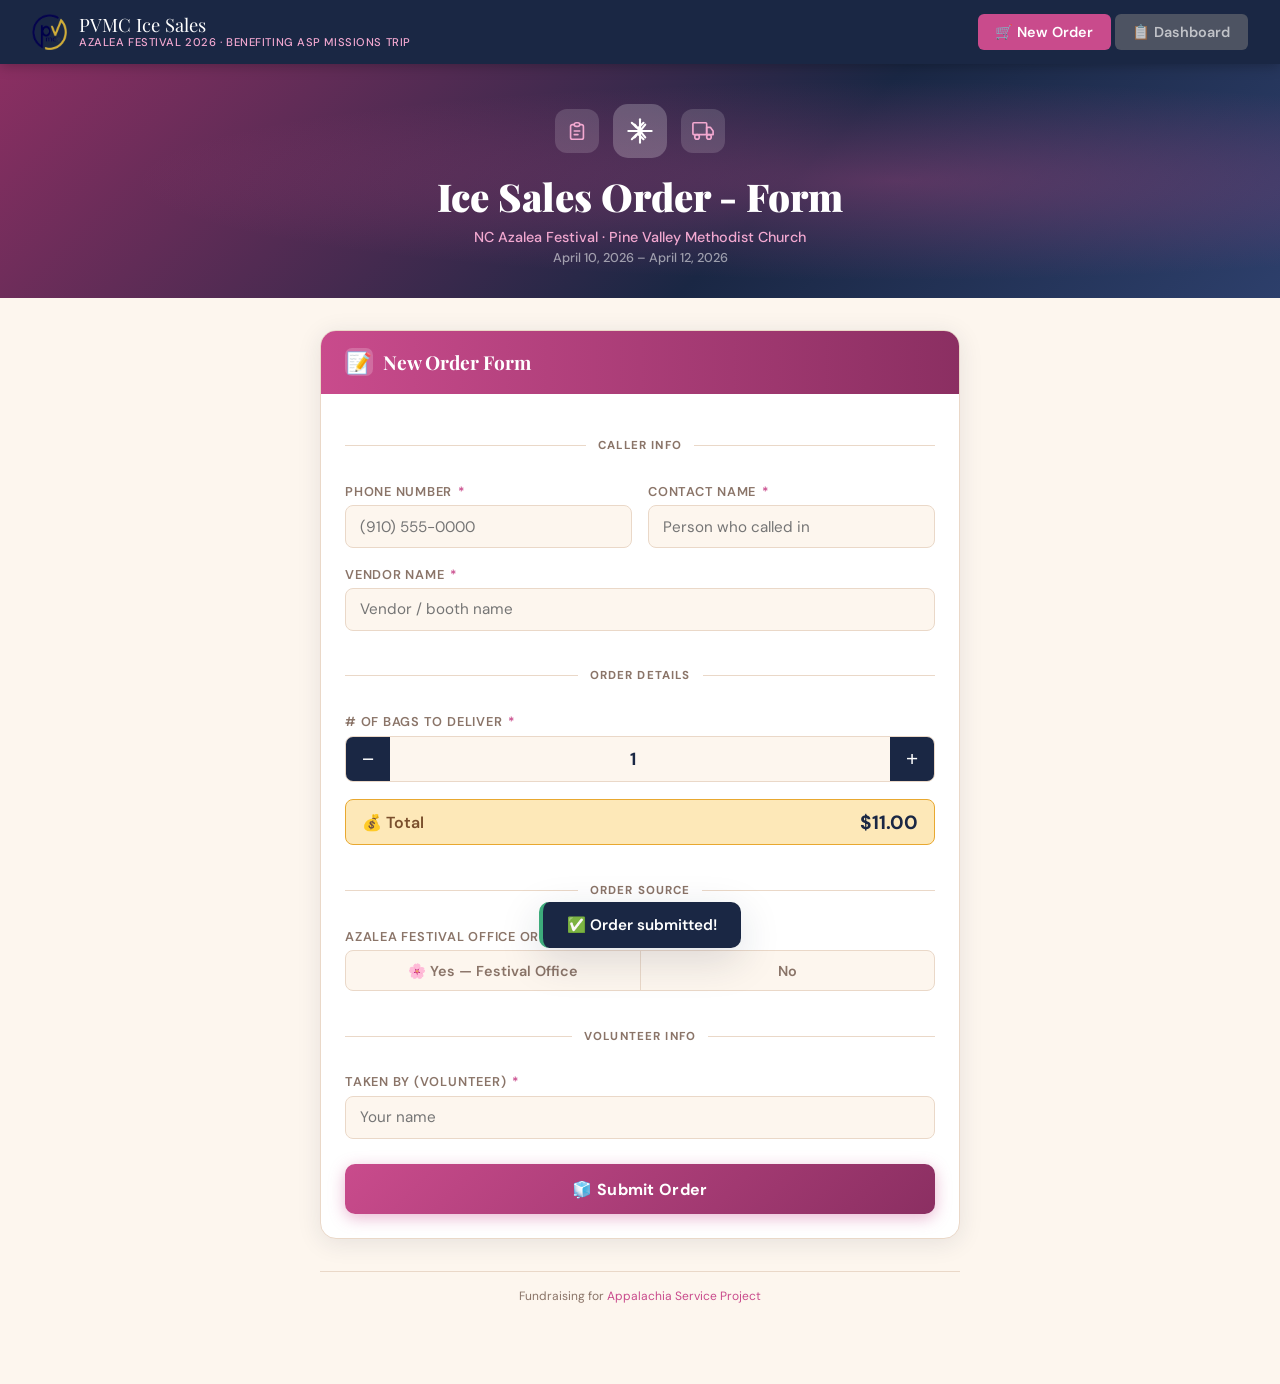
<file: index.html>
<!DOCTYPE html>
<html lang="en">
<head>
<meta charset="UTF-8">
<meta name="viewport" content="width=device-width, initial-scale=1.0">
<title>Ice Sales Order - Form</title>
<link href="https://fonts.googleapis.com/css2?family=Playfair+Display:wght@700;900&family=DM+Sans:wght@400;500;600&display=swap" rel="stylesheet">
<link rel="stylesheet" href="styles.css">
<link rel="scripts" href="scripts.js">
<link rel="icon" type="image/png" href="Images/IMG_2599_2-removebg-preview.png">
</head>
<body>

<!-- ICON SPRITES -->
<svg xmlns="http://www.w3.org/2000/svg" style="display:none">
  <symbol id="ico-ice" viewBox="0 0 24 24" fill="none" stroke="currentColor" stroke-width="1.8" stroke-linecap="round" stroke-linejoin="round">
    <line x1="12" y1="2" x2="12" y2="22"/>
    <path d="M7.5 6.5l4.5 5.5-4.5 5.5"/><path d="M16.5 6.5l-4.5 5.5 4.5 5.5"/>
    <line x1="2" y1="12" x2="22" y2="12"/>
    <path d="M5 5l4 4"/><path d="M15 5l-4 4"/>
    <path d="M5 19l4-4"/><path d="M15 19l-4-4"/>
  </symbol>
  <symbol id="ico-clipboard" viewBox="0 0 24 24" fill="none" stroke="currentColor" stroke-width="1.8" stroke-linecap="round" stroke-linejoin="round">
    <path d="M9 5H7a2 2 0 0 0-2 2v12a2 2 0 0 0 2 2h10a2 2 0 0 0 2-2V7a2 2 0 0 0-2-2h-2"/>
    <rect x="9" y="3" width="6" height="4" rx="2"/>
    <line x1="9" y1="12" x2="15" y2="12"/>
    <line x1="9" y1="16" x2="13" y2="16"/>
  </symbol>
  <symbol id="ico-truck" viewBox="0 0 24 24" fill="none" stroke="currentColor" stroke-width="1.8" stroke-linecap="round" stroke-linejoin="round">
    <rect x="1" y="3" width="15" height="13" rx="1"/>
    <path d="M16 8h4l3 4v4h-7V8z"/>
    <circle cx="5.5" cy="18.5" r="2.5"/>
    <circle cx="18.5" cy="18.5" r="2.5"/>
  </symbol>
  <symbol id="ico-card" viewBox="0 0 24 24" fill="none" stroke="currentColor" stroke-width="1.8" stroke-linecap="round" stroke-linejoin="round">
    <rect x="2" y="5" width="20" height="14" rx="2"/>
    <line x1="2" y1="10" x2="22" y2="10"/>
    <line x1="6" y1="15" x2="10" y2="15"/>
  </symbol>
  <symbol id="ico-grid" viewBox="0 0 24 24" fill="none" stroke="currentColor" stroke-width="1.8" stroke-linecap="round" stroke-linejoin="round">
    <rect x="3" y="3" width="7" height="7" rx="1"/>
    <rect x="14" y="3" width="7" height="7" rx="1"/>
    <rect x="3" y="14" width="7" height="7" rx="1"/>
    <rect x="14" y="14" width="7" height="7" rx="1"/>
  </symbol>
  <symbol id="ico-help" viewBox="0 0 24 24" fill="none" stroke="currentColor" stroke-width="1.8" stroke-linecap="round" stroke-linejoin="round">
    <circle cx="12" cy="12" r="10"/>
    <path d="M9.09 9a3 3 0 0 1 5.83 1c0 2-3 3-3 3"/>
    <line x1="12" y1="17" x2="12.01" y2="17"/>
  </symbol>
  <symbol id="ico-book" viewBox="0 0 24 24" fill="none" stroke="currentColor" stroke-width="1.8" stroke-linecap="round" stroke-linejoin="round">
    <path d="M4 19.5A2.5 2.5 0 0 1 6.5 17H20"/>
    <path d="M6.5 2H20v20H6.5A2.5 2.5 0 0 1 4 19.5v-15A2.5 2.5 0 0 1 6.5 2z"/>
    <line x1="9" y1="7" x2="15" y2="7"/>
    <line x1="9" y1="11" x2="15" y2="11"/>
  </symbol>
  <symbol id="ico-bolt" viewBox="0 0 24 24" fill="none" stroke="currentColor" stroke-width="1.8" stroke-linecap="round" stroke-linejoin="round">
    <polygon points="13 2 3 14 12 14 11 22 21 10 12 10 13 2"/>
  </symbol>
  <symbol id="ico-warn" viewBox="0 0 24 24" fill="none" stroke="currentColor" stroke-width="1.8" stroke-linecap="round" stroke-linejoin="round">
    <path d="M10.29 3.86L1.82 18a2 2 0 0 0 1.71 3h16.94a2 2 0 0 0 1.71-3L13.71 3.86a2 2 0 0 0-3.42 0z"/>
    <line x1="12" y1="9" x2="12" y2="13"/>
    <line x1="12" y1="17" x2="12.01" y2="17"/>
  </symbol>
  <symbol id="ico-info" viewBox="0 0 24 24" fill="none" stroke="currentColor" stroke-width="1.8" stroke-linecap="round" stroke-linejoin="round">
    <circle cx="12" cy="12" r="10"/>
    <line x1="12" y1="8" x2="12" y2="12"/>
    <line x1="12" y1="16" x2="12.01" y2="16"/>
  </symbol>
  <symbol id="ico-check" viewBox="0 0 24 24" fill="none" stroke="currentColor" stroke-width="2.2" stroke-linecap="round" stroke-linejoin="round">
    <path d="M22 11.08V12a10 10 0 1 1-5.93-9.14"/>
    <polyline points="22 4 12 14.01 9 11.01"/>
  </symbol>
  <symbol id="ico-yes" viewBox="0 0 24 24" fill="none" stroke="currentColor" stroke-width="2.5" stroke-linecap="round" stroke-linejoin="round">
    <polyline points="20 6 9 17 4 12"/>
  </symbol>
  <symbol id="ico-no" viewBox="0 0 24 24" fill="none" stroke="currentColor" stroke-width="2.5" stroke-linecap="round" stroke-linejoin="round">
    <line x1="18" y1="6" x2="6" y2="18"/><line x1="6" y1="6" x2="18" y2="18"/>
  </symbol>
  <symbol id="ico-plus-doc" viewBox="0 0 24 24" fill="none" stroke="currentColor" stroke-width="1.8" stroke-linecap="round" stroke-linejoin="round">
    <path d="M14 2H6a2 2 0 0 0-2 2v16a2 2 0 0 0 2 2h12a2 2 0 0 0 2-2V8z"/>
    <polyline points="14 2 14 8 20 8"/>
    <line x1="12" y1="18" x2="12" y2="12"/>
    <line x1="9" y1="15" x2="15" y2="15"/>
  </symbol>
</svg>

<!-- NAV -->
<nav>
    <div class="nav-brand">
      <img class="nav-icon" src="Images/IMG_2599_2-removebg-preview.png" alt="PVMC logo" />
      <div>
        <div class="nav-title">PVMC Ice Sales</div>
        <div class="nav-sub">Azalea Festival 2026 · Benefiting ASP Missions Trip</div>
      </div>
    </div>
    <div class="nav-tabs">
      <button class="tab-btn active" onclick="window.location='index.html'">🛒 New Order</button>
      <button class="tab-btn" onclick="window.location='dashboard.html'">📋 Dashboard</button>
      <!-- <button class="tab-btn" onclick="window.location='sop.html'">SOP (Standard Operating Procedure)</button> -->
    </div>
  </nav>

<!-- HERO -->
<div class="hero">
  <div class="hero-icons">
    <div class="hero-icon-bubble">
      <svg width="22" height="22"><use href="#ico-clipboard"/></svg>
    </div>
    <div class="hero-icon-bubble lg">
      <svg width="28" height="28"><use href="#ico-ice"/></svg>
    </div>
    <div class="hero-icon-bubble">
      <svg width="22" height="22"><use href="#ico-truck"/></svg>
    </div>
  </div>
  <h1>Ice Sales Order - Form</h1>
  <p>NC Azalea Festival · Pine Valley Methodist Church</p>
  <p class="dates">April 10, 2026 – April 12, 2026</p>
</div>

<main>
  <div class="card">
    <div class="card-header">
      <span class="header-icon">📝</span>
      <h2>New Order Form</h2>
    </div>
    <div class="card-body">
      <div class="form-grid">

        <div class="section-divider"><span>Caller Info</span></div>

        <div class="form-row">
          <div class="field">
            <label>Phone Number <span class="required">*</span></label>
            <input type="tel" id="phone" placeholder="(910) 555-0000" />
          </div>
          <div class="field">
            <label>Contact Name <span class="required">*</span></label>
            <input type="text" id="contact-name" placeholder="Person who called in" />
          </div>
        </div>

        <div class="field">
          <label>Vendor Name <span class="required">*</span></label>
          <input type="text" id="vendor-name" placeholder="Vendor / booth name" />
        </div>

        <div class="section-divider"><span>Order Details</span></div>

        <div class="field">
          <label># of Bags to Deliver <span class="required">*</span></label>
          <div class="bags-widget">
            <button type="button" onclick="adjustBags(-1)">−</button>
            <input type="number" id="bags" value="1" min="1" max="999" oninput="updatePrice()" />
            <button type="button" onclick="adjustBags(1)">+</button>
          </div>
        </div>

        <input type="number" id="price-per-bag" value="11" style="display:none" />

        <div class="price-display" id="price-display">
          <span>💰 Total</span>
          <span id="price-total">$11.00</span>
        </div>

        <div class="section-divider"><span>Order Source</span></div>

        <div class="field">
          <label>Azalea Festival Office Order? <span class="required">*</span></label>
          <div class="toggle-group" id="festival-toggle">
            <button type="button" class="toggle-opt" data-val="yes" onclick="selectToggle('festival-toggle','yes'); onFestivalToggle()">
              🌸 Yes — Festival Office
            </button>
            <button type="button" class="toggle-opt" data-val="no" onclick="selectToggle('festival-toggle','no'); onFestivalToggle()">
              No
            </button>
          </div>
          <div id="festival-note" class="field-hint" style="display:none">
            ⚠️ Festival Office orders show the order amount but are <strong>excluded from revenue totals</strong>. They still count toward orders, bags &amp; deliveries.
          </div>
        </div>

        <div class="field" id="payment-field" style="display:none">
          <label>Payment Method <span class="required">*</span></label>
          <div class="toggle-group" id="payment-toggle">
            <button type="button" class="toggle-opt" data-val="pay-now" onclick="selectToggle('payment-toggle','pay-now')">
              💵 Pay Now
            </button>
            <button type="button" class="toggle-opt" data-val="credit" onclick="selectToggle('payment-toggle','credit')">
              📋 Credit
            </button>
          </div>
        </div>

        <div class="section-divider"><span>Volunteer Info</span></div>

        <div class="field">
          <label>Taken By (Volunteer) <span class="required">*</span></label>
          <input type="text" id="taken-by" placeholder="Your name" />
        </div>

        <button class="btn-submit" id="submit-btn" onclick="submitOrder()">
          🧊 Submit Order
        </button>

      </div>
    </div>
  </div>

  <div class="footer-credit">
    Fundraising for <a href="https://asphome.org" target="_blank">Appalachia Service Project</a>
  </div>
</main>

<div id="toast">✅ Order submitted!</div>
<script src="scripts.js"></script>
</body>
</html>
</file>
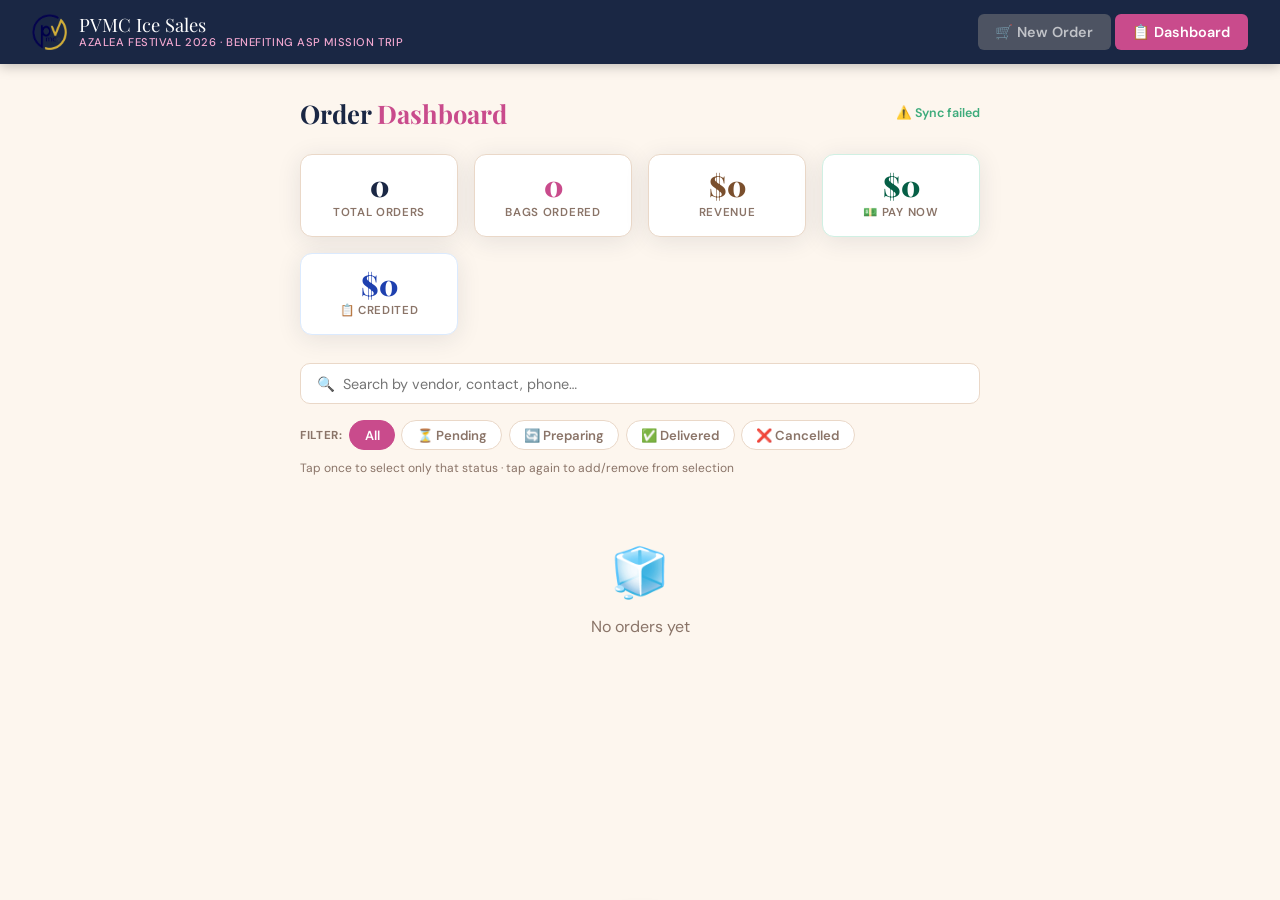
<file: dashboard.html>
<!DOCTYPE html>
<html lang="en">
<head>
<meta charset="UTF-8">
<meta name="viewport" content="width=device-width, initial-scale=1.0">
<title>Ice Sales Order - Dashboard</title>
<link href="https://fonts.googleapis.com/css2?family=Playfair+Display:wght@700;900&family=DM+Sans:wght@400;500;600&display=swap" rel="stylesheet">
<link rel="stylesheet" href="styles.css">
<link rel="icon" type="image/png" href="Images/IMG_2599_2-removebg-preview.png">
</head>
<body>

    <nav>
        <div class="nav-brand">
          <img class="nav-icon" src="Images/IMG_2599_2-removebg-preview.png" alt="PVMC logo" />
          <div>
            <div class="nav-title">PVMC Ice Sales</div>
            <div class="nav-sub">Azalea Festival 2026 · Benefiting ASP Mission Trip</div>
          </div>
        </div>
        <div class="nav-tabs">
          <button class="tab-btn" onclick="window.location='index.html'">🛒 New Order</button>
          <button class="tab-btn active" onclick="window.location='dashboard.html'">📋 Dashboard</button>
          <!-- <button class="tab-btn" onclick="window.location='sop.html'">SOP (Standard Operating Procedure)</button> -->
        </div>
      </nav>

<main style="max-width:720px">
  <div class="dash-header">
    <div class="dash-title">Order <span>Dashboard</span></div>
    <span id="sync-indicator" style="font-size:.78rem;font-weight:600;color:var(--mint);opacity:0;transition:opacity .4s"></span>
  </div>

  <div class="stats-grid">
    <div class="stat-card">
      <div class="stat-value" id="stat-total">0</div>
      <div class="stat-label">Total Orders</div>
    </div>
    <div class="stat-card accent-pink">
      <div class="stat-value" id="stat-bags">0</div>
      <div class="stat-label">Bags Ordered</div>
    </div>
    <div class="stat-card accent-gold">
      <div class="stat-value" id="stat-revenue">$0</div>
      <div class="stat-label">Revenue</div>
    </div>
    <div class="stat-card" style="border-color:#D0F0E3">
      <div class="stat-value" id="stat-paynow" style="color:#065F46">$0</div>
      <div class="stat-label">💵 Pay Now</div>
    </div>
    <div class="stat-card" style="border-color:#DBEAFE">
      <div class="stat-value" id="stat-credit" style="color:#1E40AF">$0</div>
      <div class="stat-label">📋 Credited</div>
    </div>
  </div>

  <div style="margin-bottom:1rem;position:relative">
    <input type="text" id="search-input" placeholder="🔍  Search by vendor, contact, phone…"
      oninput="renderOrderList()"
      style="width:100%;padding:.65rem 1rem .65rem 1rem;border:1.5px solid var(--border);border-radius:10px;font-size:.9rem;background:#fff;font-family:'DM Sans',sans-serif;color:var(--text);outline:none;transition:border-color .2s,box-shadow .2s"
      onfocus="this.style.borderColor='var(--azalea)';this.style.boxShadow='0 0 0 3px rgba(201,75,140,.12)'"
      onblur="this.style.borderColor='var(--border)';this.style.boxShadow='none'"
    />
  </div>

  <div style="margin-bottom:.6rem;display:flex;align-items:center;gap:.4rem;flex-wrap:wrap">
    <span style="font-size:.72rem;font-weight:700;color:var(--muted);text-transform:uppercase;letter-spacing:.06em">Filter:</span>
    <button class="filter-btn active" data-filter="all"       onclick="toggleFilter('all',this)">All</button>
    <button class="filter-btn"        data-filter="pending"   onclick="toggleFilter('pending',this)">⏳ Pending</button>
    <button class="filter-btn"        data-filter="preparing" onclick="toggleFilter('preparing',this)">🔄 Preparing</button>
    <button class="filter-btn"        data-filter="delivered" onclick="toggleFilter('delivered',this)">✅ Delivered</button>
    <button class="filter-btn"        data-filter="cancelled" onclick="toggleFilter('cancelled',this)">❌ Cancelled</button>
  </div>
  <div style="margin-bottom:1.1rem;font-size:.75rem;color:var(--muted)">Tap once to select only that status · tap again to add/remove from selection</div>

  <div id="orders-list"></div>
</main>

<!-- EDIT MODAL -->
<div class="modal-overlay" id="edit-modal" onclick="handleModalOverlayClick(event)">
  <div class="modal">
    <div class="modal-handle"></div>
    <div class="modal-title">✏️ Edit Order <span id="modal-order-num" style="color:var(--azalea)"></span></div>

    <div class="form-grid">
      <div class="form-row">
        <div class="field">
          <label>Phone Number</label>
          <input type="tel" id="edit-phone" placeholder="(910) 555-0000" />
        </div>
        <div class="field">
          <label>Contact Name</label>
          <input type="text" id="edit-contact-name" placeholder="Person who called in" />
        </div>
      </div>

      <div class="field">
        <label>Vendor Name</label>
        <input type="text" id="edit-vendor-name" placeholder="Vendor / booth name" />
      </div>

      <div class="form-row">
        <div class="field">
          <label># of Bags</label>
          <div class="bags-widget">
            <button type="button" onclick="adjustEditBags(-1)">−</button>
            <input type="number" id="edit-bags" value="1" min="1" max="999" oninput="updateEditPrice()" />
            <button type="button" onclick="adjustEditBags(1)">+</button>
          </div>
        </div>
        <input type="number" id="edit-price-per-bag" value="10" style="display:none" oninput="updateEditPrice()" />
      </div>

      <div class="price-display">
        <span>💰 Total</span>
        <span id="edit-price-total">$0.00</span>
      </div>

      <div class="field">
        <label>Azalea Festival Office Order?</label>
        <div class="toggle-group" id="edit-festival-toggle">
          <button type="button" class="toggle-opt" data-val="yes" onclick="selectToggle('edit-festival-toggle','yes'); updateEditPrice(); document.getElementById('edit-payment-field').style.display='none'">
            🌸 Yes — Festival Office
          </button>
          <button type="button" class="toggle-opt" data-val="no" onclick="selectToggle('edit-festival-toggle','no'); updateEditPrice(); document.getElementById('edit-payment-field').style.display='block'">
            No
          </button>
        </div>
      </div>

      <div class="field" id="edit-payment-field" style="display:none">
        <label>Payment Method</label>
        <div class="toggle-group" id="edit-payment-toggle">
          <button type="button" class="toggle-opt" data-val="pay-now" onclick="selectToggle('edit-payment-toggle','pay-now')">
            💵 Pay Now
          </button>
          <button type="button" class="toggle-opt" data-val="credit" onclick="selectToggle('edit-payment-toggle','credit')">
            📋 Credit
          </button>
        </div>
      </div>

      <div class="field">
        <label>Taken By (Volunteer)</label>
        <input type="text" id="edit-taken-by" placeholder="Volunteer name" />
      </div>
    </div>

    <div class="modal-actions">
      <button class="btn-delete" onclick="deleteOrder()">🗑 Delete</button>
      <button class="btn-cancel" onclick="closeModal()">Cancel</button>
      <button class="btn-save" onclick="saveEdit()">💾 Save Changes</button>
    </div>
  </div>
</div>

<div id="toast"></div>
<script src="scripts.js"></script>

<script src="scripts.js"></script>
<script>
  document.addEventListener('DOMContentLoaded', () => {
    renderDash();
    loadFromSheet();
  });
</script>
</body>
</html>
</file>
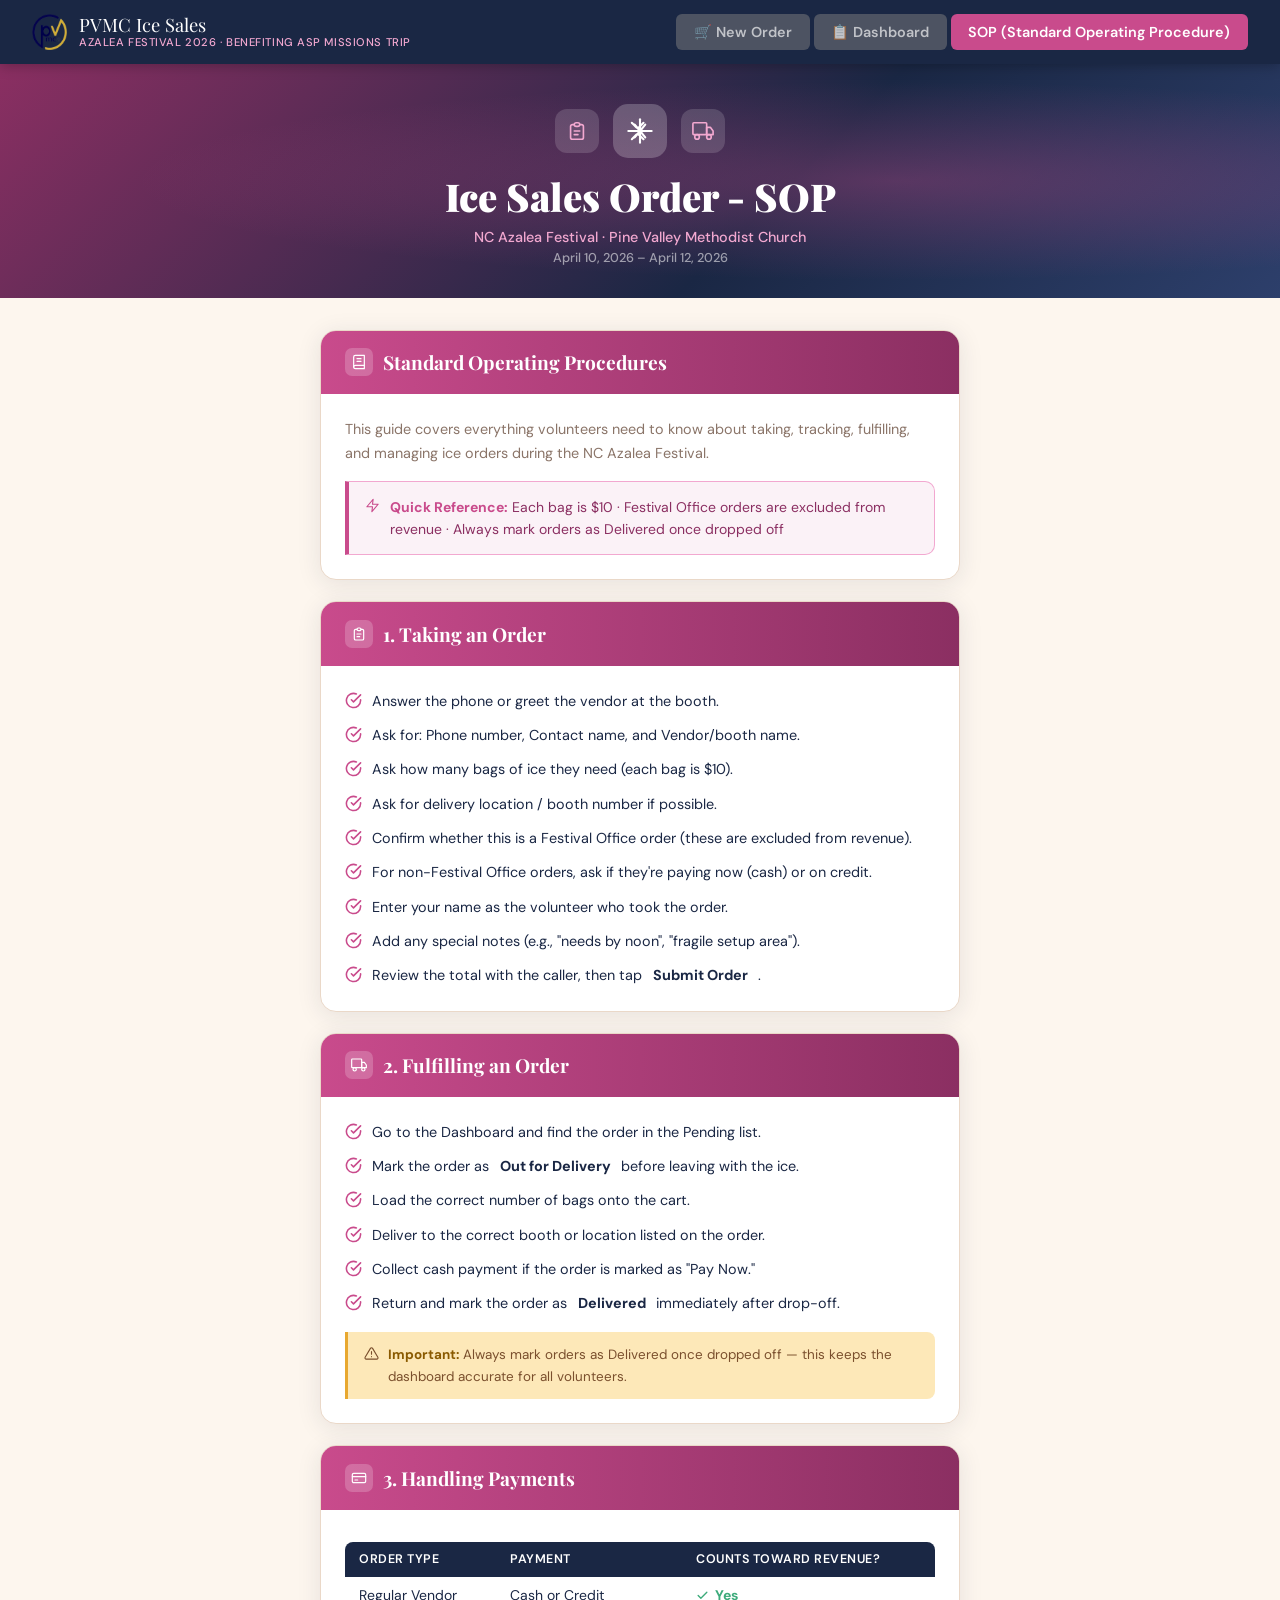
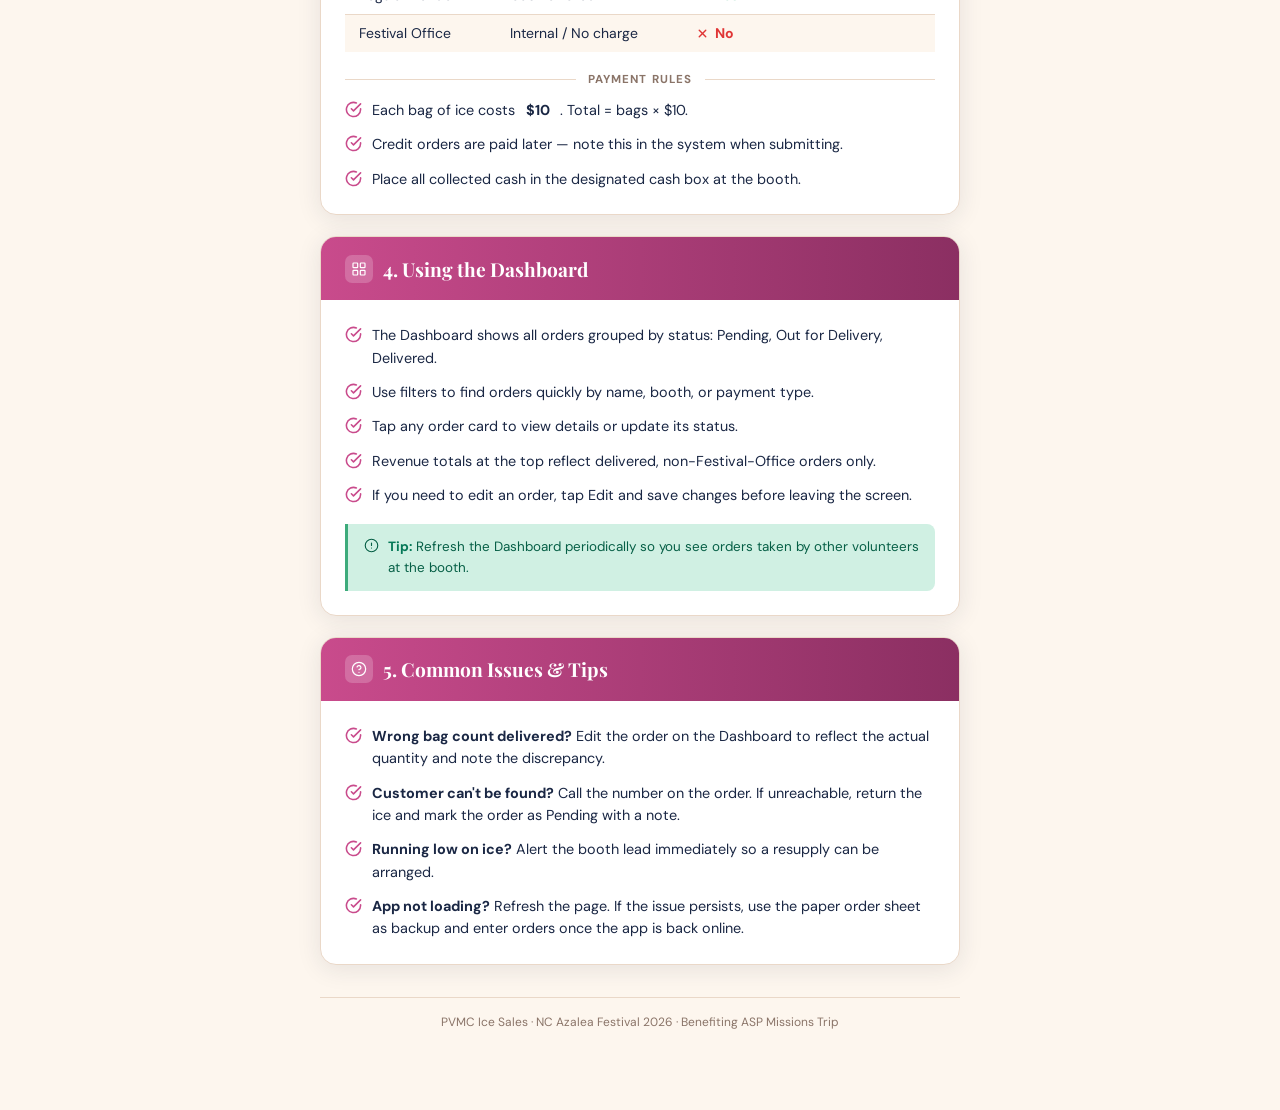
<file: sop.html>
<!DOCTYPE html>
<html lang="en">
<head>
<meta charset="UTF-8"/>
<meta name="viewport" content="width=device-width, initial-scale=1.0"/>
<title>Ice Sales Order - SOP</title>
<link href="https://fonts.googleapis.com/css2?family=Playfair+Display:wght@700;900&family=DM+Sans:wght@400;500;600;700&display=swap" rel="stylesheet"/>
<link rel="stylesheet" href="styles.css">
</head>
<body>

<!-- ICON SPRITES -->
<svg xmlns="http://www.w3.org/2000/svg" style="display:none">
  <symbol id="ico-ice" viewBox="0 0 24 24" fill="none" stroke="currentColor" stroke-width="1.8" stroke-linecap="round" stroke-linejoin="round">
    <line x1="12" y1="2" x2="12" y2="22"/>
    <path d="M7.5 6.5l4.5 5.5-4.5 5.5"/><path d="M16.5 6.5l-4.5 5.5 4.5 5.5"/>
    <line x1="2" y1="12" x2="22" y2="12"/>
    <path d="M5 5l4 4"/><path d="M15 5l-4 4"/>
    <path d="M5 19l4-4"/><path d="M15 19l-4-4"/>
  </symbol>
  <symbol id="ico-clipboard" viewBox="0 0 24 24" fill="none" stroke="currentColor" stroke-width="1.8" stroke-linecap="round" stroke-linejoin="round">
    <path d="M9 5H7a2 2 0 0 0-2 2v12a2 2 0 0 0 2 2h10a2 2 0 0 0 2-2V7a2 2 0 0 0-2-2h-2"/>
    <rect x="9" y="3" width="6" height="4" rx="2"/>
    <line x1="9" y1="12" x2="15" y2="12"/>
    <line x1="9" y1="16" x2="13" y2="16"/>
  </symbol>
  <symbol id="ico-truck" viewBox="0 0 24 24" fill="none" stroke="currentColor" stroke-width="1.8" stroke-linecap="round" stroke-linejoin="round">
    <rect x="1" y="3" width="15" height="13" rx="1"/>
    <path d="M16 8h4l3 4v4h-7V8z"/>
    <circle cx="5.5" cy="18.5" r="2.5"/>
    <circle cx="18.5" cy="18.5" r="2.5"/>
  </symbol>
  <symbol id="ico-card" viewBox="0 0 24 24" fill="none" stroke="currentColor" stroke-width="1.8" stroke-linecap="round" stroke-linejoin="round">
    <rect x="2" y="5" width="20" height="14" rx="2"/>
    <line x1="2" y1="10" x2="22" y2="10"/>
    <line x1="6" y1="15" x2="10" y2="15"/>
  </symbol>
  <symbol id="ico-grid" viewBox="0 0 24 24" fill="none" stroke="currentColor" stroke-width="1.8" stroke-linecap="round" stroke-linejoin="round">
    <rect x="3" y="3" width="7" height="7" rx="1"/>
    <rect x="14" y="3" width="7" height="7" rx="1"/>
    <rect x="3" y="14" width="7" height="7" rx="1"/>
    <rect x="14" y="14" width="7" height="7" rx="1"/>
  </symbol>
  <symbol id="ico-help" viewBox="0 0 24 24" fill="none" stroke="currentColor" stroke-width="1.8" stroke-linecap="round" stroke-linejoin="round">
    <circle cx="12" cy="12" r="10"/>
    <path d="M9.09 9a3 3 0 0 1 5.83 1c0 2-3 3-3 3"/>
    <line x1="12" y1="17" x2="12.01" y2="17"/>
  </symbol>
  <symbol id="ico-book" viewBox="0 0 24 24" fill="none" stroke="currentColor" stroke-width="1.8" stroke-linecap="round" stroke-linejoin="round">
    <path d="M4 19.5A2.5 2.5 0 0 1 6.5 17H20"/>
    <path d="M6.5 2H20v20H6.5A2.5 2.5 0 0 1 4 19.5v-15A2.5 2.5 0 0 1 6.5 2z"/>
    <line x1="9" y1="7" x2="15" y2="7"/>
    <line x1="9" y1="11" x2="15" y2="11"/>
  </symbol>
  <symbol id="ico-bolt" viewBox="0 0 24 24" fill="none" stroke="currentColor" stroke-width="1.8" stroke-linecap="round" stroke-linejoin="round">
    <polygon points="13 2 3 14 12 14 11 22 21 10 12 10 13 2"/>
  </symbol>
  <symbol id="ico-warn" viewBox="0 0 24 24" fill="none" stroke="currentColor" stroke-width="1.8" stroke-linecap="round" stroke-linejoin="round">
    <path d="M10.29 3.86L1.82 18a2 2 0 0 0 1.71 3h16.94a2 2 0 0 0 1.71-3L13.71 3.86a2 2 0 0 0-3.42 0z"/>
    <line x1="12" y1="9" x2="12" y2="13"/>
    <line x1="12" y1="17" x2="12.01" y2="17"/>
  </symbol>
  <symbol id="ico-info" viewBox="0 0 24 24" fill="none" stroke="currentColor" stroke-width="1.8" stroke-linecap="round" stroke-linejoin="round">
    <circle cx="12" cy="12" r="10"/>
    <line x1="12" y1="8" x2="12" y2="12"/>
    <line x1="12" y1="16" x2="12.01" y2="16"/>
  </symbol>
  <symbol id="ico-check" viewBox="0 0 24 24" fill="none" stroke="currentColor" stroke-width="2.2" stroke-linecap="round" stroke-linejoin="round">
    <path d="M22 11.08V12a10 10 0 1 1-5.93-9.14"/>
    <polyline points="22 4 12 14.01 9 11.01"/>
  </symbol>
  <symbol id="ico-yes" viewBox="0 0 24 24" fill="none" stroke="currentColor" stroke-width="2.5" stroke-linecap="round" stroke-linejoin="round">
    <polyline points="20 6 9 17 4 12"/>
  </symbol>
  <symbol id="ico-no" viewBox="0 0 24 24" fill="none" stroke="currentColor" stroke-width="2.5" stroke-linecap="round" stroke-linejoin="round">
    <line x1="18" y1="6" x2="6" y2="18"/><line x1="6" y1="6" x2="18" y2="18"/>
  </symbol>
  <symbol id="ico-plus-doc" viewBox="0 0 24 24" fill="none" stroke="currentColor" stroke-width="1.8" stroke-linecap="round" stroke-linejoin="round">
    <path d="M14 2H6a2 2 0 0 0-2 2v16a2 2 0 0 0 2 2h12a2 2 0 0 0 2-2V8z"/>
    <polyline points="14 2 14 8 20 8"/>
    <line x1="12" y1="18" x2="12" y2="12"/>
    <line x1="9" y1="15" x2="15" y2="15"/>
  </symbol>
</svg>

<!-- NAV -->
<nav>
    <div class="nav-brand">
      <img class="nav-icon" src="Images/IMG_2599_2-removebg-preview.png" alt="PVMC logo" />
      <div>
        <div class="nav-title">PVMC Ice Sales</div>
        <div class="nav-sub">Azalea Festival 2026 · Benefiting ASP Missions Trip</div>
      </div>
    </div>
    <div class="nav-tabs">
      <button class="tab-btn" onclick="window.location='index.html'">🛒 New Order</button>
      <button class="tab-btn" onclick="window.location='dashboard.html'">📋 Dashboard</button>
      <button class="tab-btn active" onclick="window.location='sop.html'">SOP (Standard Operating Procedure)</button>
    </div>
  </nav>

<!-- HERO -->
<div class="hero">
  <div class="hero-icons">
    <div class="hero-icon-bubble">
      <svg width="22" height="22"><use href="#ico-clipboard"/></svg>
    </div>
    <div class="hero-icon-bubble lg">
      <svg width="28" height="28"><use href="#ico-ice"/></svg>
    </div>
    <div class="hero-icon-bubble">
      <svg width="22" height="22"><use href="#ico-truck"/></svg>
    </div>
  </div>
  <h1>Ice Sales Order - SOP</h1>
  <p>NC Azalea Festival · Pine Valley Methodist Church</p>
  <p class="dates">April 10, 2026 – April 12, 2026</p>
</div>

<!-- CONTENT -->
<main>

  <!-- Intro -->
  <div class="card">
    <div class="card-header">
      <div class="header-icon"><svg width="16" height="16"><use href="#ico-book"/></svg></div>
      <h2>Standard Operating Procedures</h2>
    </div>
    <div class="card-body">
      <p style="font-size:.9rem;color:var(--muted);line-height:1.65;margin-bottom:1rem;">
        This guide covers everything volunteers need to know about taking, tracking, fulfilling, and managing ice orders during the NC Azalea Festival.
      </p>
      <div class="quick-ref">
        <svg class="callout-icon" width="15" height="15" style="color:var(--azalea)"><use href="#ico-bolt"/></svg>
        <span><strong>Quick Reference:</strong> Each bag is $10 · Festival Office orders are excluded from revenue · Always mark orders as Delivered once dropped off</span>
      </div>
    </div>
  </div>

  <br>

  <!-- Step 1 -->
  <div class="card">
    <div class="card-header">
      <div class="header-icon"><svg width="16" height="16"><use href="#ico-clipboard"/></svg></div>
      <h2>1. Taking an Order</h2>
    </div>
    <div class="card-body">
      <ul class="checklist">
        <li><svg class="check-icon" width="17" height="17"><use href="#ico-check"/></svg>Answer the phone or greet the vendor at the booth.</li>
        <li><svg class="check-icon" width="17" height="17"><use href="#ico-check"/></svg>Ask for: Phone number, Contact name, and Vendor/booth name.</li>
        <li><svg class="check-icon" width="17" height="17"><use href="#ico-check"/></svg>Ask how many bags of ice they need (each bag is $10).</li>
        <li><svg class="check-icon" width="17" height="17"><use href="#ico-check"/></svg>Ask for delivery location / booth number if possible.</li>
        <li><svg class="check-icon" width="17" height="17"><use href="#ico-check"/></svg>Confirm whether this is a Festival Office order (these are excluded from revenue).</li>
        <li><svg class="check-icon" width="17" height="17"><use href="#ico-check"/></svg>For non-Festival Office orders, ask if they're paying now (cash) or on credit.</li>
        <li><svg class="check-icon" width="17" height="17"><use href="#ico-check"/></svg>Enter your name as the volunteer who took the order.</li>
        <li><svg class="check-icon" width="17" height="17"><use href="#ico-check"/></svg>Add any special notes (e.g., "needs by noon", "fragile setup area").</li>
        <li><svg class="check-icon" width="17" height="17"><use href="#ico-check"/></svg>Review the total with the caller, then tap <strong>Submit Order</strong>.</li>
      </ul>
    </div>
  </div>

<br>

  <!-- Step 2 -->
  <div class="card">
    <div class="card-header">
      <div class="header-icon"><svg width="16" height="16"><use href="#ico-truck"/></svg></div>
      <h2>2. Fulfilling an Order</h2>
    </div>
    <div class="card-body">
      <ul class="checklist">
        <li><svg class="check-icon" width="17" height="17"><use href="#ico-check"/></svg>Go to the Dashboard and find the order in the Pending list.</li>
        <li><svg class="check-icon" width="17" height="17"><use href="#ico-check"/></svg>Mark the order as <strong>Out for Delivery</strong> before leaving with the ice.</li>
        <li><svg class="check-icon" width="17" height="17"><use href="#ico-check"/></svg>Load the correct number of bags onto the cart.</li>
        <li><svg class="check-icon" width="17" height="17"><use href="#ico-check"/></svg>Deliver to the correct booth or location listed on the order.</li>
        <li><svg class="check-icon" width="17" height="17"><use href="#ico-check"/></svg>Collect cash payment if the order is marked as "Pay Now."</li>
        <li><svg class="check-icon" width="17" height="17"><use href="#ico-check"/></svg>Return and mark the order as <strong>Delivered</strong> immediately after drop-off.</li>
      </ul>
      <div class="callout warn">
        <svg class="callout-icon" width="15" height="15"><use href="#ico-warn"/></svg>
        <span><strong>Important:</strong> Always mark orders as Delivered once dropped off — this keeps the dashboard accurate for all volunteers.</span>
      </div>
    </div>
  </div>

<br>
  
<!-- Step 3 -->
  <div class="card">
    <div class="card-header">
      <div class="header-icon"><svg width="16" height="16"><use href="#ico-card"/></svg></div>
      <h2>3. Handling Payments</h2>
    </div>
    <div class="card-body">
      <table>
        <thead>
          <tr>
            <th>Order Type</th>
            <th>Payment</th>
            <th>Counts Toward Revenue?</th>
          </tr>
        </thead>
        <tbody>
          <tr>
            <td>Regular Vendor</td>
            <td>Cash or Credit</td>
            <td><span class="td-yes"><svg width="13" height="13"><use href="#ico-yes"/></svg> Yes</span></td>
          </tr>
          <tr>
            <td>Festival Office</td>
            <td>Internal / No charge</td>
            <td><span class="td-no"><svg width="13" height="13"><use href="#ico-no"/></svg> No</span></td>
          </tr>
        </tbody>
      </table>
      <div class="section-divider" style="margin-top:1.25rem"><span>Payment Rules</span></div>
      <ul class="checklist">
        <li><svg class="check-icon" width="17" height="17"><use href="#ico-check"/></svg>Each bag of ice costs <strong>$10</strong>. Total = bags × $10.</li>
        <li><svg class="check-icon" width="17" height="17"><use href="#ico-check"/></svg>Credit orders are paid later — note this in the system when submitting.</li>
        <li><svg class="check-icon" width="17" height="17"><use href="#ico-check"/></svg>Place all collected cash in the designated cash box at the booth.</li>
      </ul>
    </div>
  </div>

<br>

  <!-- Step 4 -->
  <div class="card">
    <div class="card-header">
      <div class="header-icon"><svg width="16" height="16"><use href="#ico-grid"/></svg></div>
      <h2>4. Using the Dashboard</h2>
    </div>
    <div class="card-body">
      <ul class="checklist">
        <li><svg class="check-icon" width="17" height="17"><use href="#ico-check"/></svg>The Dashboard shows all orders grouped by status: Pending, Out for Delivery, Delivered.</li>
        <li><svg class="check-icon" width="17" height="17"><use href="#ico-check"/></svg>Use filters to find orders quickly by name, booth, or payment type.</li>
        <li><svg class="check-icon" width="17" height="17"><use href="#ico-check"/></svg>Tap any order card to view details or update its status.</li>
        <li><svg class="check-icon" width="17" height="17"><use href="#ico-check"/></svg>Revenue totals at the top reflect delivered, non-Festival-Office orders only.</li>
        <li><svg class="check-icon" width="17" height="17"><use href="#ico-check"/></svg>If you need to edit an order, tap Edit and save changes before leaving the screen.</li>
      </ul>
      <div class="callout tip">
        <svg class="callout-icon" width="15" height="15"><use href="#ico-info"/></svg>
        <span><strong>Tip:</strong> Refresh the Dashboard periodically so you see orders taken by other volunteers at the booth.</span>
      </div>
    </div>
  </div>

<br>

  <!-- Step 5 -->
  <div class="card">
    <div class="card-header">
      <div class="header-icon"><svg width="16" height="16"><use href="#ico-help"/></svg></div>
      <h2>5. Common Issues &amp; Tips</h2>
    </div>
    <div class="card-body">
      <ul class="checklist">
        <li>
          <svg class="check-icon" width="17" height="17"><use href="#ico-check"/></svg>
          <span><strong>Wrong bag count delivered?</strong> Edit the order on the Dashboard to reflect the actual quantity and note the discrepancy.</span>
        </li>
        <li>
          <svg class="check-icon" width="17" height="17"><use href="#ico-check"/></svg>
          <span><strong>Customer can't be found?</strong> Call the number on the order. If unreachable, return the ice and mark the order as Pending with a note.</span>
        </li>
        <li>
          <svg class="check-icon" width="17" height="17"><use href="#ico-check"/></svg>
          <span><strong>Running low on ice?</strong> Alert the booth lead immediately so a resupply can be arranged.</span>
        </li>
        <li>
          <svg class="check-icon" width="17" height="17"><use href="#ico-check"/></svg>
          <span><strong>App not loading?</strong> Refresh the page. If the issue persists, use the paper order sheet as backup and enter orders once the app is back online.</span>
        </li>
      </ul>
    </div>
  </div>

  <div class="footer-credit">
    PVMC Ice Sales · NC Azalea Festival 2026 · Benefiting ASP Missions Trip
  </div>

</main>
</body>
</html>
</file>
<file: styles.css>
:root {
    --azalea:    #C94B8C;
    --azalea-lt: #F2A8D0;
    --azalea-dk: #8B2F62;
    --gold:      #E8A830;
    --gold-lt:   #FDE8B8;
    --navy:      #1A2744;
    --navy-lt:   #2D3F6B;
    --earth:     #7A4F2D;
    --cream:     #FDF6EE;
    --mint:      #3DAB7B;
    --mint-lt:   #D0F0E3;
    --red:       #E03535;
    --red-lt:    #FDE8E8;
    --bg:        #FDF6EE;
    --card:      #FFFFFF;
    --border:    #EAD8C8;
    --text:      #1A2744;
    --muted:     #8A7468;
    --shadow:    0 4px 24px rgba(26,39,68,.10);
    --shadow-lg: 0 12px 40px rgba(26,39,68,.15);
  }

  *, *::before, *::after { box-sizing: border-box; margin: 0; padding: 0; }

  body {
    font-family: 'DM Sans', sans-serif;
    background: var(--bg);
    color: var(--text);
    min-height: 100vh;
  }

  /* NAV */
  nav {
    background: var(--navy);
    padding: 0 2rem;
    display: flex;
    align-items: center;
    justify-content: space-between;
    gap: 1rem;
    position: sticky;
    top: 0;
    z-index: 100;
    box-shadow: 0 2px 12px rgba(0,0,0,.25);
  }
  .nav-brand {
    display: flex;
    align-items: center;
    gap: .75rem;
    padding: .9rem 0;
  }
  .nav-icon {
    width: 2.2rem;
    height: 2.2rem;
    object-fit: contain;
    flex-shrink: 0;
  }
  .nav-title {
    font-family: 'Playfair Display', serif;
    font-size: 1.15rem;
    color: #fff;
    line-height: 1.1;
  }
  .nav-sub {
    font-family: 'DM Sans', sans-serif;
    font-size: .7rem;
    color: var(--azalea-lt);
    font-weight: 500;
    letter-spacing: .05em;
    text-transform: uppercase;
  }
  .nav-tabs {
    display: flex;
    gap: .25rem;
  }
  .tab-btn {
    background: rgba(128, 128, 128, 0.500);
    border: none;
    color: rgba(255,255,255,.65);
    font-family: 'DM Sans', sans-serif;
    font-size: .9rem;
    font-weight: 600;
    padding: .55rem 1.1rem;
    border-radius: 6px;
    cursor: pointer;
    transition: all .2s;
    display: flex;
    align-items: center;
    gap: .4rem;
  }
  .tab-btn:hover { background: rgba(255,255,255,.08); color: #fff; }
  .tab-btn.active { background: var(--azalea); color: #fff; }

  /* PAGES */
  .page { display: none; }
  .page.active { display: block; }

  /* HERO BANNER */
  .hero {
    background: linear-gradient(135deg, var(--azalea-dk) 0%, var(--navy) 60%, var(--navy-lt) 100%);
    padding: 2.5rem 2rem 2rem;
    text-align: center;
    position: relative;
    overflow: hidden;
  }
  .hero::before {
    content: '';
    position: absolute;
    inset: 0;
    background: radial-gradient(ellipse at 70% 50%, rgba(201,75,140,.35) 0%, transparent 60%);
  }
  .hero-flowers {
    font-size: 2rem;
    letter-spacing: .5rem;
    margin-bottom: .5rem;
  }
  .hero h1 {
    font-family: 'Playfair Display', serif;
    font-size: clamp(1.6rem, 4vw, 2.4rem);
    font-weight: 900;
    color: #fff;
    position: relative;
  }
  .hero p {
    color: var(--azalea-lt);
    font-size: .9rem;
    margin-top: .35rem;
    position: relative;
    font-weight: 500;
  }

  /* MAIN LAYOUT */
  main { max-width: 680px; margin: 0 auto; padding: 2rem 1.25rem 4rem; }

  /* CARD */
  .card {
    background: var(--card);
    border-radius: 16px;
    box-shadow: var(--shadow);
    border: 1px solid var(--border);
    overflow: hidden;
  }
  .card-header {
    background: linear-gradient(90deg, var(--azalea) 0%, var(--azalea-dk) 100%);
    padding: 1.1rem 1.5rem;
    display: flex;
    align-items: center;
    gap: .6rem;
  }
  .card-header h2 {
    font-family: 'Playfair Display', serif;
    font-size: 1.2rem;
    color: #fff;
    font-weight: 700;
  }
  .card-header .header-icon { font-size: 1.3rem; }
  .card-body { padding: 1.5rem; }

  /* FORM */
  .form-grid { display: grid; gap: 1.1rem; }
  .form-row { display: grid; grid-template-columns: 1fr 1fr; gap: 1rem; }
  @media (max-width: 480px) { .form-row { grid-template-columns: 1fr; } }

  /* ====== MOBILE ====== */
  @media (max-width: 600px) {

    nav { padding: 0 1rem; gap: .5rem; }
    .nav-title { font-size: 1rem; }
    .nav-sub { display: none; }
    .tab-btn { font-size: .8rem; padding: .45rem .75rem; gap: .25rem; }

    .hero { padding: 1.5rem 1rem 1.25rem; }
    .hero-flowers { font-size: 1.4rem; letter-spacing: .3rem; }
    .hero h1 { font-size: 1.4rem; }
    .hero p { font-size: .82rem; }

    main { padding: 1rem .75rem 5rem; }

    .card-body { padding: 1rem; }
    .card-header { padding: .9rem 1rem; }
    .card-header h2 { font-size: 1rem; }

    input, select, textarea {
      font-size: 16px;
      padding: .7rem .85rem;
    }
    label { font-size: .75rem; }

    .bags-widget button { width: 48px; height: 48px; font-size: 1.4rem; }
    .bags-widget input { font-size: 1.2rem; }

    .toggle-opt { font-size: .82rem; padding: .7rem .4rem; }

    .btn-submit { font-size: .95rem; padding: .85rem 1rem; }

    .price-display { font-size: .9rem; }

    .dash-header { margin-bottom: 1rem; }
    .dash-title { font-size: 1.3rem; }

    .stats-grid {
      grid-template-columns: repeat(2, 1fr);
      gap: .65rem;
    }
    .stat-card { padding: .75rem .85rem; }
    .stat-value { font-size: 1.5rem; }
    .stat-label { font-size: .65rem; }

    #search-input { font-size: 16px !important; }

    .filter-btn { font-size: .76rem; padding: .3rem .7rem; }

    .order-card-top { padding: .75rem .9rem; gap: .6rem; flex-wrap: wrap; }
    .order-num { font-size: .68rem; }
    .order-name { font-size: .95rem; }
    .order-meta { font-size: .78rem; gap: .5rem; }
    .order-bags-badge { font-size: .85rem; padding: .2rem .55rem; }

    .order-right {
      flex-direction: row;
      flex-wrap: wrap;
      align-items: center;
      gap: .4rem;
      width: 100%;
      justify-content: flex-start;
    }

    .order-card-actions { padding: .55rem .9rem; gap: .5rem; }
    .status-select { font-size: .8rem; padding: .3rem .5rem; }
    .order-taken-by { font-size: .75rem; margin-left: 0; }
    .btn-edit-card { font-size: .75rem; padding: .25rem .55rem; }

    .modal { padding: 1.25rem 1rem 2rem; border-radius: 16px 16px 0 0; }
    .modal-title { font-size: 1rem; }
    .modal-actions { gap: .5rem; }
    .btn-save, .btn-cancel, .btn-delete { font-size: .85rem; padding: .7rem .75rem; }

    #toast {
      font-size: .85rem;
      padding: .7rem 1.1rem;
      white-space: normal;
      text-align: center;
      max-width: 90vw;
    }
  }

  @supports (padding-bottom: env(safe-area-inset-bottom)) {
    main { padding-bottom: calc(4rem + env(safe-area-inset-bottom)); }
  }

  .field { display: flex; flex-direction: column; gap: .35rem; }
  label {
    font-size: .8rem;
    font-weight: 600;
    color: var(--muted);
    text-transform: uppercase;
    letter-spacing: .06em;
  }
  label .required { color: var(--azalea); margin-left: 2px; }

  input, select, textarea {
    font-family: 'DM Sans', sans-serif;
    font-size: .95rem;
    padding: .65rem .9rem;
    border: 1.5px solid var(--border);
    border-radius: 8px;
    background: var(--cream);
    color: var(--text);
    transition: border-color .2s, box-shadow .2s;
    outline: none;
    width: 100%;
  }
  input:focus, select:focus, textarea:focus {
    border-color: var(--azalea);
    box-shadow: 0 0 0 3px rgba(201,75,140,.12);
    background: #fff;
  }
  input[type="number"] { -moz-appearance: textfield; }

  /* BAGS WIDGET */
  .bags-widget {
    display: flex;
    align-items: center;
    gap: 0;
    border: 1.5px solid var(--border);
    border-radius: 8px;
    overflow: hidden;
    background: var(--cream);
  }
  .bags-widget button {
    background: var(--navy);
    color: #fff;
    border: none;
    width: 44px;
    height: 44px;
    font-size: 1.3rem;
    cursor: pointer;
    transition: background .2s;
    flex-shrink: 0;
    display: flex; align-items: center; justify-content: center;
  }
  .bags-widget button:hover { background: var(--azalea); }
  .bags-widget input {
    border: none;
    background: transparent;
    text-align: center;
    font-size: 1.1rem;
    font-weight: 700;
    flex: 1;
    border-radius: 0;
    color: var(--navy);
  }
  .bags-widget input:focus { box-shadow: none; background: transparent; }

  .price-display {
    background: var(--gold-lt);
    border: 1.5px solid var(--gold);
    border-radius: 8px;
    padding: .6rem 1rem;
    display: flex;
    justify-content: space-between;
    align-items: center;
    font-weight: 600;
    color: var(--earth);
  }
  .price-display span:last-child { font-size: 1.2rem; font-weight: 700; color: var(--navy); }

  /* TOGGLE GROUP */
  .toggle-group {
    display: flex;
    gap: 0;
    border: 1.5px solid var(--border);
    border-radius: 8px;
    overflow: hidden;
    background: var(--cream);
  }
  .toggle-opt {
    flex: 1;
    background: none;
    border: none;
    font-family: 'DM Sans', sans-serif;
    font-size: .9rem;
    font-weight: 600;
    color: var(--muted);
    padding: .65rem .5rem;
    cursor: pointer;
    transition: background .18s, color .18s;
    border-right: 1px solid var(--border);
  }
  .toggle-opt:last-child { border-right: none; }
  .toggle-opt:hover { background: rgba(201,75,140,.07); color: var(--azalea-dk); }
  .toggle-opt.active { background: var(--navy); color: #fff; }
  .toggle-opt.active.festival { background: var(--azalea); }

  .field-hint {
    margin-top: .35rem;
    font-size: .8rem;
    color: var(--azalea-dk);
    background: rgba(201,75,140,.08);
    border-left: 3px solid var(--azalea);
    padding: .4rem .7rem;
    border-radius: 0 6px 6px 0;
  }


  .status-pill {
    display: inline-flex;
    align-items: center;
    gap: .3rem;
    padding: .25rem .75rem;
    border-radius: 999px;
    font-size: .75rem;
    font-weight: 700;
    letter-spacing: .04em;
    text-transform: uppercase;
  }
  .status-pending   { background: #FEF3C7; color: #92400E; }
  .status-preparing { background: #DBEAFE; color: #1E40AF; }
  .status-delivered { background: var(--mint-lt); color: #065F46; }
  .status-cancelled { background: var(--red-lt); color: #991B1B; }

  /* SUBMIT BTN */
  .btn-submit {
    width: 100%;
    background: linear-gradient(135deg, var(--azalea) 0%, var(--azalea-dk) 100%);
    color: #fff;
    border: none;
    padding: .9rem 1.5rem;
    border-radius: 10px;
    font-family: 'DM Sans', sans-serif;
    font-size: 1rem;
    font-weight: 700;
    cursor: pointer;
    transition: transform .15s, box-shadow .15s, opacity .2s;
    box-shadow: 0 4px 16px rgba(201,75,140,.4);
    letter-spacing: .02em;
    display: flex;
    align-items: center;
    justify-content: center;
    gap: .5rem;
    margin-top: .5rem;
  }
  .btn-submit:hover { transform: translateY(-1px); box-shadow: 0 6px 22px rgba(201,75,140,.5); }
  .btn-submit:active { transform: translateY(0); }
  .btn-submit:disabled { opacity: .6; cursor: not-allowed; transform: none; }

  /* TOAST */
  #toast {
    position: fixed;
    bottom: 2rem;
    left: 50%;
    transform: translateX(-50%) translateY(80px);
    background: var(--navy);
    color: #fff;
    padding: .8rem 1.5rem;
    border-radius: 10px;
    font-weight: 600;
    font-size: .95rem;
    box-shadow: var(--shadow-lg);
    z-index: 999;
    transition: transform .35s cubic-bezier(.34,1.56,.64,1);
    white-space: nowrap;
    display: flex;
    align-items: center;
    gap: .5rem;
    border-left: 4px solid var(--mint);
  }
  #toast.show { transform: translateX(-50%) translateY(0); }

  /* DIVIDER */
  .section-divider {
    display: flex;
    align-items: center;
    gap: .75rem;
    margin: 1.25rem 0 .75rem;
  }
  .section-divider span {
    font-size: .72rem;
    font-weight: 700;
    text-transform: uppercase;
    letter-spacing: .1em;
    color: var(--muted);
    white-space: nowrap;
  }
  .section-divider::before, .section-divider::after {
    content: ''; flex: 1; height: 1px; background: var(--border);
  }

  /* ====== DASHBOARD ====== */
  .dash-header {
    display: flex;
    align-items: center;
    justify-content: space-between;
    flex-wrap: wrap;
    gap: 1rem;
    margin-bottom: 1.5rem;
  }
  .dash-title {
    font-family: 'Playfair Display', serif;
    font-size: 1.6rem;
    color: var(--navy);
    font-weight: 700;
  }
  .dash-title span { color: var(--azalea); }

  /* STATS */
  .stats-grid {
    display: grid;
    grid-template-columns: repeat(auto-fit, minmax(130px, 1fr));
    gap: 1rem;
    margin-bottom: 1.75rem;
  }
  .stat-card {
    background: var(--card);
    border-radius: 12px;
    padding: 1rem 1.1rem;
    border: 1px solid var(--border);
    box-shadow: var(--shadow);
    text-align: center;
  }
  .stat-value {
    font-family: 'Playfair Display', serif;
    font-size: 1.8rem;
    font-weight: 900;
    color: var(--navy);
    line-height: 1;
  }
  .stat-label {
    font-size: .72rem;
    font-weight: 600;
    color: var(--muted);
    text-transform: uppercase;
    letter-spacing: .06em;
    margin-top: .3rem;
  }
  .stat-card.accent-pink .stat-value { color: var(--azalea); }
  .stat-card.accent-gold .stat-value { color: var(--earth); }
  .stat-card.accent-green .stat-value { color: var(--mint); }

  /* FILTER BAR */
  .filter-bar {
    display: flex;
    gap: .5rem;
    flex-wrap: wrap;
    margin-bottom: 1.25rem;
  }
  .filter-btn {
    background: var(--card);
    border: 1.5px solid var(--border);
    border-radius: 999px;
    padding: .35rem .9rem;
    font-family: 'DM Sans', sans-serif;
    font-size: .82rem;
    font-weight: 600;
    color: var(--muted);
    cursor: pointer;
    transition: all .2s;
  }
  .filter-btn:hover { border-color: var(--azalea); color: var(--azalea); }
  .filter-btn.active { background: var(--azalea); border-color: var(--azalea); color: #fff; }

  /* ORDER CARDS */
  #orders-list { display: flex; flex-direction: column; gap: .85rem; }

  .order-card {
    background: var(--card);
    border-radius: 12px;
    border: 1.5px solid var(--border);
    box-shadow: var(--shadow);
    overflow: hidden;
    transition: box-shadow .2s;
  }
  .order-card:hover { box-shadow: var(--shadow-lg); }

  .order-card-top {
    padding: .9rem 1.1rem;
    display: flex;
    align-items: flex-start;
    justify-content: space-between;
    gap: 1rem;
    flex-wrap: wrap;
  }
  .order-info { flex: 1; min-width: 0; }
  .order-num {
    font-size: .72rem;
    font-weight: 700;
    color: var(--azalea);
    text-transform: uppercase;
    letter-spacing: .08em;
    margin-bottom: .1rem;
  }
  .order-name {
    font-weight: 700;
    font-size: 1rem;
    color: var(--navy);
  }
  .order-meta {
    font-size: .82rem;
    color: var(--muted);
    margin-top: .2rem;
    display: flex;
    gap: .75rem;
    flex-wrap: wrap;
  }
  .order-meta span { display: flex; align-items: center; gap: .2rem; }
  .order-right { display: flex; flex-direction: column; align-items: flex-end; gap: .5rem; }
  .order-bags-badge {
    background: var(--gold-lt);
    color: var(--earth);
    font-weight: 800;
    font-size: .95rem;
    padding: .2rem .7rem;
    border-radius: 8px;
    border: 1px solid var(--gold);
    white-space: nowrap;
  }

  .order-card-actions {
    border-top: 1px solid var(--border);
    padding: .65rem 1.1rem;
    background: #FAFAF8;
    display: flex;
    align-items: center;
    gap: .75rem;
    flex-wrap: wrap;
  }
  .action-label {
    font-size: .75rem;
    font-weight: 600;
    color: var(--muted);
    text-transform: uppercase;
    letter-spacing: .05em;
    margin-right: .25rem;
  }
  .status-select {
    font-family: 'DM Sans', sans-serif;
    font-size: .82rem;
    font-weight: 600;
    padding: .3rem .65rem;
    border-radius: 6px;
    border: 1.5px solid var(--border);
    background: #fff;
    cursor: pointer;
    color: var(--navy);
  }
  .status-select:focus { border-color: var(--azalea); outline: none; }

  .order-taken-by {
    margin-left: auto;
    font-size: .8rem;
    color: var(--muted);
    font-style: italic;
  }

  .empty-state {
    text-align: center;
    padding: 3rem 1rem;
    color: var(--muted);
  }
  .empty-state .empty-icon { font-size: 3rem; margin-bottom: .75rem; }
  .empty-state p { font-size: 1rem; }

  /* NOTES */
  .order-notes {
    font-size: .82rem;
    color: var(--earth);
    font-style: italic;
    background: var(--gold-lt);
    padding: .4rem .9rem;
    margin: 0 1.1rem .7rem;
    border-radius: 6px;
    border-left: 3px solid var(--gold);
  }

  /* FOOTER CREDIT */
  .footer-credit {
    text-align: center;
    font-size: .75rem;
    color: var(--muted);
    padding: 1rem;
    border-top: 1px solid var(--border);
    margin-top: 2rem;
  }
  .footer-credit a { color: var(--azalea); text-decoration: none; }

  /* EDIT MODAL */
  .modal-overlay {
    position: fixed;
    inset: 0;
    background: rgba(26,39,68,.55);
    backdrop-filter: blur(3px);
    z-index: 200;
    display: flex;
    align-items: flex-end;
    justify-content: center;
    opacity: 0;
    pointer-events: none;
    transition: opacity .25s;
  }
  .modal-overlay.open {
    opacity: 1;
    pointer-events: all;
  }
  .modal {
    background: var(--card);
    border-radius: 20px 20px 0 0;
    width: 100%;
    max-width: 600px;
    max-height: 90vh;
    overflow-y: auto;
    padding: 1.5rem 1.5rem 2.5rem;
    transform: translateY(40px);
    transition: transform .3s cubic-bezier(.34,1.2,.64,1);
    box-shadow: 0 -8px 40px rgba(26,39,68,.2);
  }
  .modal-overlay.open .modal {
    transform: translateY(0);
  }
  .modal-handle {
    width: 40px;
    height: 4px;
    background: var(--border);
    border-radius: 999px;
    margin: 0 auto 1.25rem;
  }
  .modal-title {
    font-family: 'Playfair Display', serif;
    font-size: 1.2rem;
    font-weight: 700;
    color: var(--navy);
    margin-bottom: 1.25rem;
    display: flex;
    align-items: center;
    gap: .5rem;
  }
  .modal-actions {
    display: flex;
    gap: .75rem;
    margin-top: 1.25rem;
  }
  .btn-save {
    flex: 1;
    background: linear-gradient(135deg, var(--azalea) 0%, var(--azalea-dk) 100%);
    color: #fff;
    border: none;
    padding: .8rem 1rem;
    border-radius: 10px;
    font-family: 'DM Sans', sans-serif;
    font-size: .95rem;
    font-weight: 700;
    cursor: pointer;
    box-shadow: 0 4px 14px rgba(201,75,140,.35);
    transition: transform .15s, box-shadow .15s;
  }
  .btn-save:hover { transform: translateY(-1px); box-shadow: 0 6px 18px rgba(201,75,140,.45); }
  .btn-cancel {
    background: var(--cream);
    color: var(--muted);
    border: 1.5px solid var(--border);
    padding: .8rem 1.2rem;
    border-radius: 10px;
    font-family: 'DM Sans', sans-serif;
    font-size: .95rem;
    font-weight: 600;
    cursor: pointer;
    transition: background .15s;
  }
  .btn-cancel:hover { background: var(--border); }
  .btn-delete {
    background: var(--red-lt);
    color: var(--red);
    border: 1.5px solid #FBBFBF;
    padding: .8rem 1rem;
    border-radius: 10px;
    font-family: 'DM Sans', sans-serif;
    font-size: .95rem;
    font-weight: 700;
    cursor: pointer;
    transition: background .15s;
  }
  .btn-delete:hover { background: #FEE2E2; }

  /* EDIT BTN on card */
  .btn-edit-card {
    background: none;
    border: 1.5px solid var(--border);
    border-radius: 6px;
    padding: .28rem .65rem;
    font-family: 'DM Sans', sans-serif;
    font-size: .78rem;
    font-weight: 600;
    color: var(--muted);
    cursor: pointer;
    transition: all .15s;
    display: flex;
    align-items: center;
    gap: .25rem;
  }
  .btn-edit-card:hover { border-color: var(--azalea); color: var(--azalea); background: rgba(201,75,140,.05); }


  @keyframes slideIn {
    from { opacity: 0; transform: translateY(16px); }
    to   { opacity: 1; transform: translateY(0); }
  }
  .order-card { animation: slideIn .3s ease both; }

  @keyframes popIn {
    0%   { transform: scale(.8); opacity: 0; }
    70%  { transform: scale(1.05); }
    100% { transform: scale(1); opacity: 1; }
  }
  .stat-value { animation: popIn .4s ease both; }

  /* ── SOP PAGE ── */

.quick-ref {
  background: rgba(201,75,140,.07);
  border: 1.5px solid var(--azalea-lt);
  border-left: 4px solid var(--azalea);
  border-radius: 0 10px 10px 0;
  padding: .85rem 1rem;
  font-size: .875rem;
  color: var(--azalea-dk);
  line-height: 1.6;
  display: flex;
  gap: .6rem;
  align-items: flex-start;
  margin-bottom: 0;
}
.quick-ref strong { color: var(--azalea); }

.checklist {
  list-style: none;
  display: flex;
  flex-direction: column;
  gap: .75rem;
}
.checklist li {
  display: flex;
  align-items: flex-start;
  gap: .65rem;
  font-size: .9rem;
  line-height: 1.55;
  color: var(--text);
}
.check-icon { flex-shrink: 0; margin-top: 2px; color: var(--azalea); }

.callout {
  margin-top: 1.1rem;
  border-radius: 0 8px 8px 0;
  padding: .75rem 1rem;
  font-size: .84rem;
  line-height: 1.6;
  display: flex;
  gap: .55rem;
  align-items: flex-start;
}
.callout-icon { flex-shrink: 0; margin-top: 2px; }
.callout.warn {
  background: var(--gold-lt);
  border-left: 3px solid var(--gold);
  color: var(--earth);
}
.callout.warn strong { color: #8a5a00; }
.callout.tip {
  background: var(--mint-lt);
  border-left: 3px solid var(--mint);
  color: #065F46;
}
.callout.tip strong { color: #047857; }

.hero-icons {
  display: flex;
  justify-content: center;
  align-items: center;
  gap: .85rem;
  margin-bottom: .75rem;
  position: relative;
}
.hero-icon-bubble {
  width: 44px; height: 44px;
  background: rgba(255,255,255,0.15);
  border-radius: 12px;
  display: flex; align-items: center; justify-content: center;
  color: var(--azalea-lt);
}
.hero-icon-bubble.lg {
  width: 54px; height: 54px;
  background: rgba(255,255,255,0.22);
  border-radius: 15px;
  color: #fff;
}
.hero p.dates {
  color: rgba(255,255,255,0.55);
  font-size: .8rem;
  margin-top: .2rem;
}

.header-icon {
  width: 28px; height: 28px;
  background: rgba(255,255,255,0.2);
  border-radius: 7px;
  display: flex; align-items: center; justify-content: center;
  color: #fff;
  flex-shrink: 0;
}

table {
  width: 100%;
  border-collapse: collapse;
  font-size: .875rem;
  margin-top: .5rem;
}
thead th {
  background: var(--navy);
  color: #fff;
  padding: .6rem .9rem;
  text-align: left;
  font-weight: 600;
  font-size: .78rem;
  letter-spacing: .04em;
  text-transform: uppercase;
}
thead th:first-child { border-radius: 8px 0 0 0; }
thead th:last-child  { border-radius: 0 8px 0 0; }
tbody td {
  padding: .6rem .9rem;
  border-bottom: 1px solid var(--border);
  color: var(--text);
}
tbody tr:last-child td { border-bottom: none; }
tbody tr:nth-child(even) td { background: var(--cream); }
.td-yes { display: flex; align-items: center; gap: .35rem; color: var(--mint); font-weight: 700; }
.td-no  { display: flex; align-items: center; gap: .35rem; color: var(--red);  font-weight: 700; }

.footer-credit {
  text-align: center;
  font-size: .75rem;
  color: var(--muted);
  padding: 1rem;
  border-top: 1px solid var(--border);
  margin-top: 2rem;
}
.footer-credit a { color: var(--azalea); text-decoration: none; }
</file>
